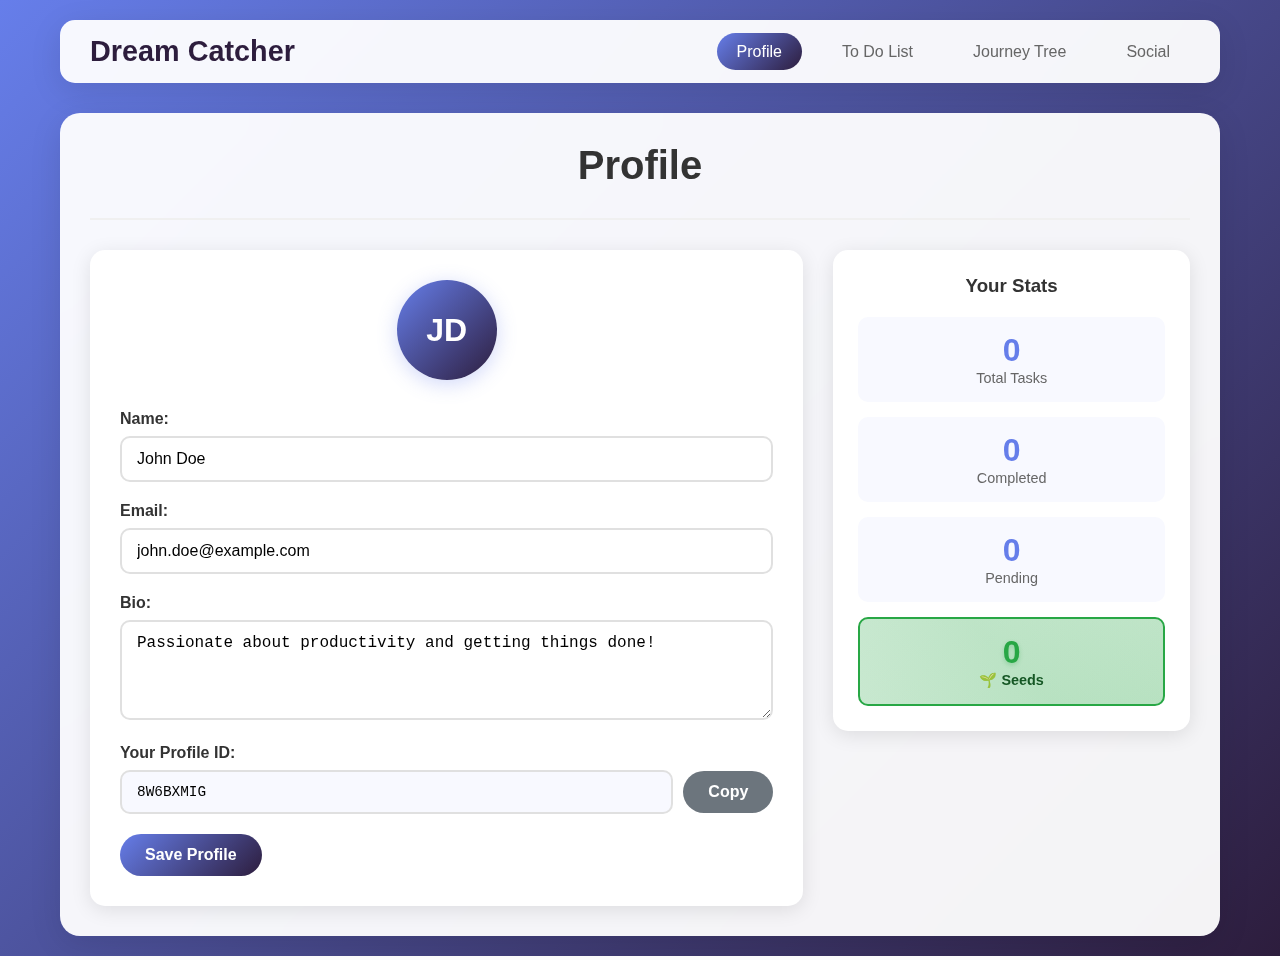
<file: todo/index.html>
<!DOCTYPE html>
<html lang="en">
<head>
    <meta charset="UTF-8">
    <meta name="viewport" content="width=device-width, initial-scale=1.0">
    <title>Dream Catcher</title>
    <link rel="stylesheet" href="styles.css">
</head>
<body>
    <div class="container">
        <!-- Navigation -->
        <nav class="navbar">
            <div class="nav-brand">
                <h1>Dream Catcher</h1>
            </div>
            <ul class="nav-links">
                <li><a href="#" onclick="showPage('profile')" class="nav-link active">Profile</a></li>
                <li><a href="#" onclick="showPage('todolist')" class="nav-link">To Do List</a></li>
                <li><a href="#" onclick="showPage('journey')" class="nav-link">Journey Tree</a></li>
                <li><a href="#" onclick="showPage('social')" class="nav-link">Social</a></li>
            </ul>
        </nav>

        <!-- Profile Page -->
        <div id="profile" class="page active">
            <div class="page-header">
                <h2>Profile</h2>
            </div>
            <div class="profile-content">
                <div class="profile-card">
                    <div class="profile-avatar">
                        <div class="avatar-circle">
                            <span id="avatar-initials">JD</span>
                        </div>
                    </div>
                    <div class="profile-info">
                        <div class="form-group">
                            <label for="username">Name:</label>
                            <input type="text" id="username" placeholder="Enter your name" value="John Doe">
                        </div>
                        <div class="form-group">
                            <label for="email">Email:</label>
                            <input type="email" id="email" placeholder="Enter your email" value="john.doe@example.com">
                        </div>
                        <div class="form-group">
                            <label for="bio">Bio:</label>
                            <textarea id="bio" placeholder="Tell us about yourself" rows="4">Passionate about productivity and getting things done!</textarea>
                        </div>
                        <div class="form-group">
                            <label for="profile-id">Your Profile ID:</label>
                            <div class="profile-id-container">
                                <input type="text" id="profile-id" readonly>
                                <button onclick="copyProfileId()" class="btn btn-secondary">Copy</button>
                            </div>
                        </div>
                        <button onclick="saveProfile()" class="btn btn-primary">Save Profile</button>
                    </div>
                </div>
                <div class="stats-card">
                    <h3>Your Stats</h3>
                    <div class="stats-grid">
                        <div class="stat-item">
                            <span class="stat-number" id="total-tasks">0</span>
                            <span class="stat-label">Total Tasks</span>
                        </div>
                        <div class="stat-item">
                            <span class="stat-number" id="completed-tasks">0</span>
                            <span class="stat-label">Completed</span>
                        </div>
                        <div class="stat-item">
                            <span class="stat-number" id="pending-tasks">0</span>
                            <span class="stat-label">Pending</span>
                        </div>
                        <div class="stat-item seeds-stat">
                            <span class="stat-number" id="seeds-count">0</span>
                            <span class="stat-label">🌱 Seeds</span>
                        </div>
                    </div>
                </div>
            </div>
        </div>

        <!-- Todo List Page -->
        <div id="todolist" class="page">
            <div class="page-header">
                <h2>To Do List</h2>
            </div>
            <div class="todo-content">
                <div class="add-task-section">
                    <div class="input-group">
                        <input type="text" id="new-task" placeholder="Add a new task..." required>
                        <select id="task-priority">
                            <option value="low">Low</option>
                            <option value="medium" selected>Medium</option>
                            <option value="high">High</option>
                        </select>
                        <button onclick="addTask()" class="btn btn-primary">Add Task</button>
                    </div>
                </div>
                
                <div class="filter-section">
                    <button class="filter-btn active" data-filter="all" onclick="filterTasks('all')">All</button>
                    <button class="filter-btn" data-filter="pending" onclick="filterTasks('pending')">Pending</button>
                    <button class="filter-btn" data-filter="completed" onclick="filterTasks('completed')">Completed</button>
                </div>
                
                <ul id="task-list" class="task-list"></ul>
                <div id="empty-state" class="empty-state" style="display: none;">
                    <p>No tasks found. Add a task to get started!</p>
                </div>
            </div>
        </div>

        <!-- Journey Tree Page -->
        <div id="journey" class="page">
            <div class="page-header">
                <h2>Journey Tree</h2>
                <p>Visualize your progress and achievements</p>
            </div>
            <div class="journey-content">
                <div class="tree-container">
                    <!-- Falling leaves for ambiance -->
                    <div class="falling-leaf"></div>
                    <div class="falling-leaf"></div>
                    <div class="falling-leaf"></div>
                    
                    <div class="tree-trunk">
                        <div class="growth-ring"></div>
                        <div class="growth-ring"></div>
                        <div class="growth-ring"></div>
                        <div class="growth-ring"></div>
                    </div>
                    <div class="tree-branches" id="tree-branches">
                        <!-- Branches will be dynamically generated based on completed tasks -->
                    </div>
                    <div class="tree-leaves" id="tree-leaves">
                        <!-- Leaves will represent completed tasks -->
                    </div>
                </div>
                <div class="journey-stats">
                    <div class="achievement-card">
                        <h3>Growth Milestones</h3>
                        <div class="milestone-list" id="milestone-list">
                            <div class="milestone">
                                <span class="milestone-icon">🌱</span>
                                <span class="milestone-text">First Task Completed</span>
                                <span class="milestone-status" id="milestone-1">Not Achieved</span>
                            </div>
                            <div class="milestone">
                                <span class="milestone-icon">🌿</span>
                                <span class="milestone-text">5 Tasks Completed</span>
                                <span class="milestone-status" id="milestone-5">Not Achieved</span>
                            </div>
                            <div class="milestone">
                                <span class="milestone-icon">🌳</span>
                                <span class="milestone-text">10 Tasks Completed</span>
                                <span class="milestone-status" id="milestone-10">Not Achieved</span>
                            </div>
                            <div class="milestone">
                                <span class="milestone-icon">🏆</span>
                                <span class="milestone-text">25 Tasks Completed</span>
                                <span class="milestone-status" id="milestone-25">Not Achieved</span>
                            </div>
                        </div>
                    </div>
                </div>
            </div>
        </div>

        <!-- Social Page -->
        <div id="social" class="page">
            <div class="page-header">
                <h2>Social</h2>
                <p>Connect with friends and share your journey</p>
            </div>
            <div class="social-content">
                <div class="social-main">
                    <div class="add-friend-section">
                        <h3>Add Friend</h3>
                        <div class="input-group">
                            <input type="text" id="friend-id-input" placeholder="Enter friend's Profile ID..." required>
                            <button onclick="addFriend()" class="btn btn-primary">Add Friend</button>
                        </div>
                    </div>
                    
                    <div class="friends-section">
                        <h3>Your Friends</h3>
                        <div id="friends-list" class="friends-list">
                            <!-- Friends will be dynamically loaded here -->
                        </div>
                        <div id="no-friends" class="empty-state" style="display: none;">
                            <p>No friends yet. Add some friends to get started!</p>
                        </div>
                    </div>
                </div>
                
                <div class="social-sidebar">
                    <div class="social-stats-card">
                        <h3>Social Stats</h3>
                        <div class="social-stats-grid">
                            <div class="stat-item">
                                <span class="stat-number" id="friends-count">0</span>
                                <span class="stat-label">👥 Friends</span>
                            </div>
                            <div class="stat-item">
                                <span class="stat-number" id="friend-requests">0</span>
                                <span class="stat-label">📨 Requests</span>
                            </div>
                        </div>
                    </div>
                    
                    <div class="recent-activity-card">
                        <h3>Recent Activity</h3>
                        <div id="activity-feed" class="activity-feed">
                            <div class="activity-item">
                                <span class="activity-icon">🎉</span>
                                <span class="activity-text">Welcome to Dream Catcher Social!</span>
                                <span class="activity-time">Just now</span>
                            </div>
                        </div>
                    </div>
                </div>
            </div>
        </div>
    </div>

    <script src="script.js"></script>
</body>
</html>
</file>
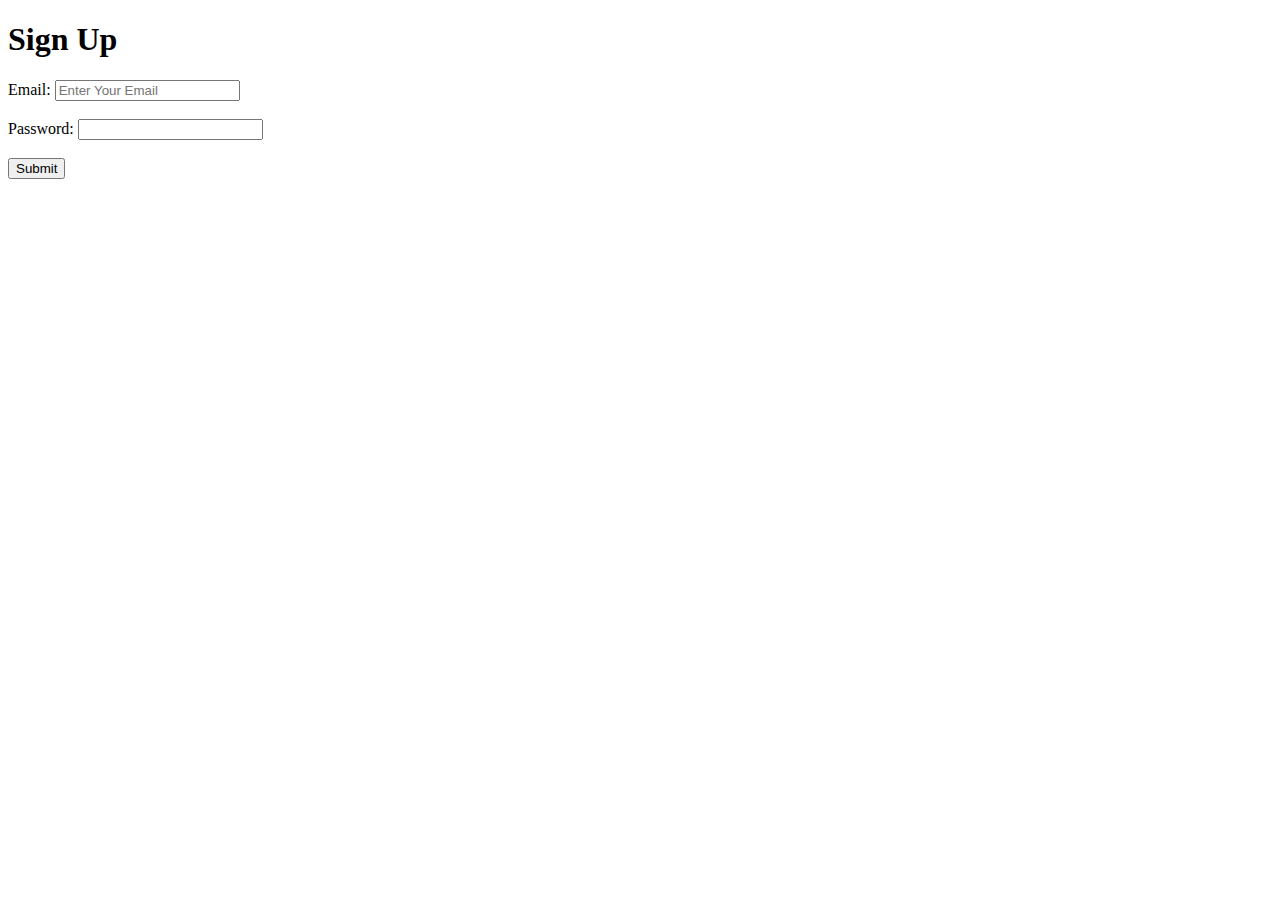
<file: Form.html>
<!DOCTYPE html>
<html lang="en">
<head>
  <meta charset="UTF-8">
  <meta name="viewport" content="width=device-width, initial-scale=1.0">
  <title>Sign Up</title>
</head>
<body>
  <h1>Sign Up</h1>
  <form id="myForm">
    <label for="email">Email:</label>
    <input type="email" id="email" name="email" required minlength = "3" maxlength = "50" placeholder="Enter Your Email">
    <br><br>
    <label for="Password">Password:</label>
    <input type="text" id="Password" Password="Password" required>
    <br><br>
    <button type="button" onclick="submitForm()">Submit</button>

  </form>

  <p id="output"></p>

  <script>
    function submitForm() {
      // Get values from the form
      const email = document.getElementById('email').value;
      const password = document.getElementById('Password').value;
  
      // Prepare the data to send to the server
      const formData = { email: email, password: password };
  
      // Send the data to the server using the fetch() API
      // REPLACE WITH SERVER!! ______________________________________________________________________________________
      fetch('https://example.com/submit', { 
        method: 'POST', // Use POST to securely send data
        headers: {
          'Content-Type': 'application/json' // Inform the server we're sending JSON
        },
        body: JSON.stringify(formData) // Convert the data object to a JSON string
      })
      .then(response => {
        if (!response.ok) {
          throw new Error(`HTTP error! status: ${response.status}`);
        }
        return response.json();
      })
      .then(data => {
        // Handle the server response
        document.getElementById('output').innerHTML = `Server Response: ${data.message}`;
      })
      .catch(error => {
        // Handle errors
        console.error('Error:', error);
        document.getElementById('output').innerHTML = `Error: ${error.message}`;
      });
  
      // Optionally reset the form
      document.getElementById('myForm').reset();
    }
  </script>
  
</body>
</html>
</file>
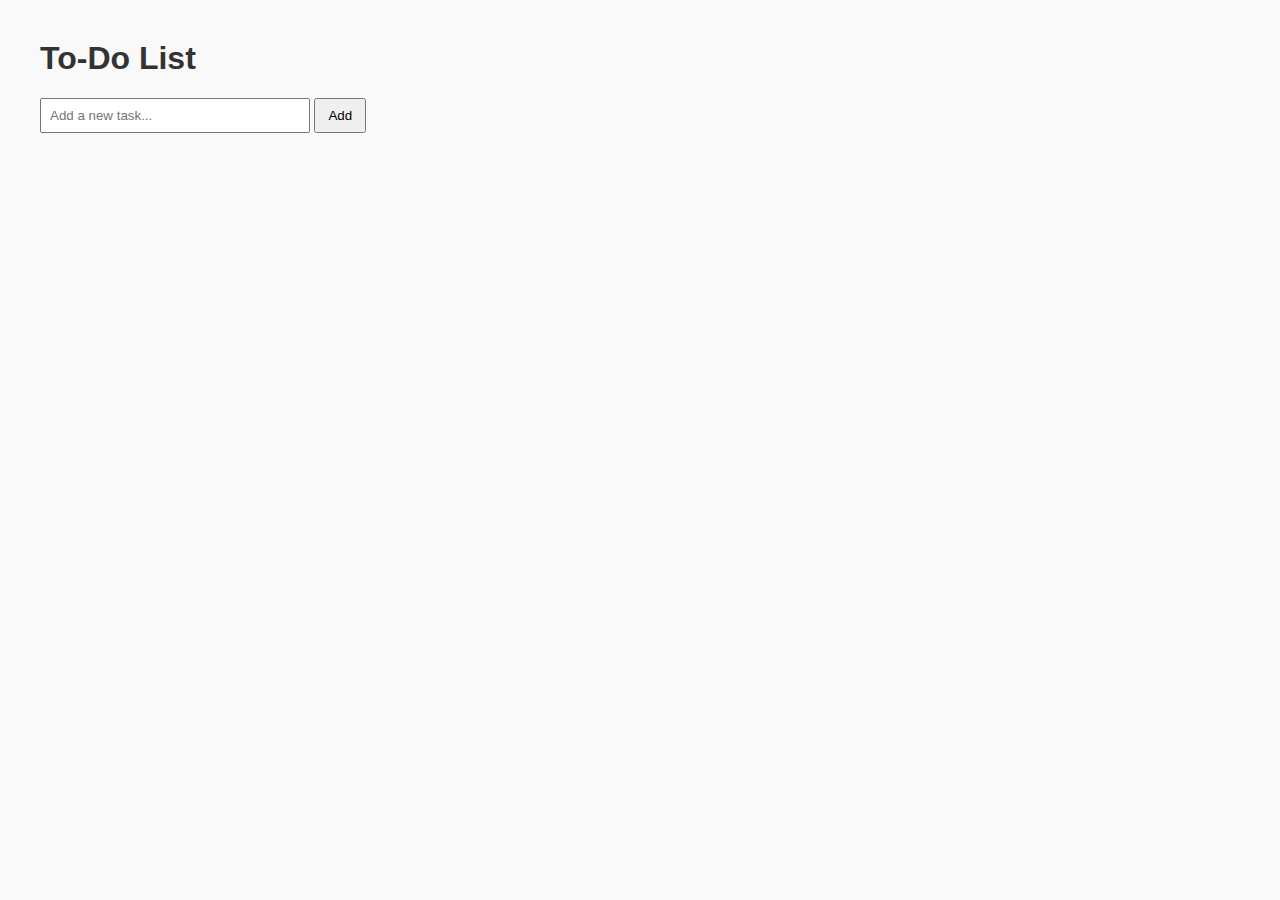
<file: todo/todo-list.html>
<!DOCTYPE html>
<html lang="en">
<head>
    <meta charset="UTF-8">
    <title>Simple To-Do List</title>
    <style>
        body { font-family: Arial, sans-serif; margin: 40px; background: #f9f9f9; }
        h1 { color: #333; }
        #todo-form { margin-bottom: 20px; }
        input[type="text"] { padding: 8px; width: 250px; }
        button { padding: 8px 12px; }
        ul { list-style: none; padding: 0; }
        li { background: #fff; margin-bottom: 8px; padding: 10px; border-radius: 4px; display: flex; align-items: center; }
        .check-btn { margin-left: auto; background: #2ecc40; color: #fff; border: none; padding: 6px 10px; border-radius: 3px; cursor: pointer; font-size: 16px; }
    </style>
</head>
<body>
    <h1>To-Do List</h1>
    <form id="todo-form">
        <input type="text" id="todo-input" placeholder="Add a new task..." required>
        <button type="submit">Add</button>
    </form>
    <ul id="Dream Catcher"></ul>
    <script>
        const form = document.getElementById('todo-form');
        const input = document.getElementById('todo-input');
        const list = document.getElementById('todo-list');

        form.addEventListener('submit', function(e) {
            e.preventDefault();
            const task = input.value.trim();
            if (task) {
                addTodo(task);
                input.value = '';
            }
        });

        function addTodo(task) {
            const li = document.createElement('li');
            li.textContent = task;

            const checkBtn = document.createElement('button');
            checkBtn.textContent = '✔';
            checkBtn.className = 'check-btn';
            checkBtn.addEventListener('click', function(e) {
                e.stopPropagation();
                li.remove();
            });

            li.appendChild(checkBtn);
            list.appendChild(li);
        }
    </script>
</body>
</html>
</file>
<file: todo/styles.css>
/* Reset and Base Styles */
* {
    margin: 0;
    padding: 0;
    box-sizing: border-box;
}

body {
    font-family: 'Segoe UI', Tahoma, Geneva, Verdana, sans-serif;
    background: linear-gradient(135deg, #667eea 0%, #2d1d3d 100%);
    min-height: 100vh;
    color: #333;
}

.container {
    max-width: 1200px;
    margin: 0 auto;
    padding: 20px;
}

/* Navigation Styles */
.navbar {
    background: rgba(255, 255, 255, 0.95);
    backdrop-filter: blur(10px);
    border-radius: 15px;
    padding: 15px 30px;
    margin-bottom: 30px;
    display: flex;
    justify-content: space-between;
    align-items: center;
    box-shadow: 0 8px 32px rgba(0, 0, 0, 0.1);
}

.nav-brand h1 {
    color: #2d1d3d;
    font-size: 1.8rem;
    font-weight: 700;
}

.nav-links {
    display: flex;
    list-style: none;
    gap: 20px;
}

.nav-link {
    text-decoration: none;
    color: #666;
    padding: 10px 20px;
    border-radius: 25px;
    transition: all 0.3s ease;
    font-weight: 500;
}

.nav-link:hover,
.nav-link.active {
    background: linear-gradient(135deg, #667eea, #2d1d3d);
    color: white;
    transform: translateY(-2px);
}

/* Page Styles */
.page {
    display: none;
    background: rgba(255, 255, 255, 0.95);
    backdrop-filter: blur(10px);
    border-radius: 20px;
    padding: 30px;
    box-shadow: 0 8px 32px rgba(0, 0, 0, 0.1);
    min-height: 600px;
}

.page.active {
    display: block;
    animation: fadeIn 0.5s ease-in;
}

@keyframes fadeIn {
    from { opacity: 0; transform: translateY(20px); }
    to { opacity: 1; transform: translateY(0); }
}

.page-header {
    text-align: center;
    margin-bottom: 30px;
    padding-bottom: 20px;
    border-bottom: 2px solid #f0f0f0;
}

.page-header h2 {
    color: #333;
    font-size: 2.5rem;
    margin-bottom: 10px;
}

.page-header p {
    color: #666;
    font-size: 1.1rem;
}

/* Profile Page Styles */
.profile-content {
    display: grid;
    grid-template-columns: 2fr 1fr;
    gap: 30px;
    align-items: start;
}

.profile-card {
    background: white;
    border-radius: 15px;
    padding: 30px;
    box-shadow: 0 4px 20px rgba(0, 0, 0, 0.1);
}

.profile-avatar {
    text-align: center;
    margin-bottom: 30px;
}

.avatar-circle {
    width: 100px;
    height: 100px;
    border-radius: 50%;
    background: linear-gradient(135deg, #667eea, #2d1d3d);
    display: flex;
    align-items: center;
    justify-content: center;
    margin: 0 auto;
    box-shadow: 0 4px 20px rgba(102, 126, 234, 0.3);
}

#avatar-initials {
    color: white;
    font-size: 2rem;
    font-weight: bold;
}

.form-group {
    margin-bottom: 20px;
}

.form-group label {
    display: block;
    margin-bottom: 8px;
    font-weight: 600;
    color: #333;
}

.form-group input,
.form-group textarea {
    width: 100%;
    padding: 12px 15px;
    border: 2px solid #e0e0e0;
    border-radius: 10px;
    font-size: 1rem;
    transition: border-color 0.3s ease;
}

.form-group input:focus,
.form-group textarea:focus {
    outline: none;
    border-color: #667eea;
}

.stats-card {
    background: white;
    border-radius: 15px;
    padding: 25px;
    box-shadow: 0 4px 20px rgba(0, 0, 0, 0.1);
}

.stats-card h3 {
    text-align: center;
    margin-bottom: 20px;
    color: #333;
}

.stats-grid {
    display: grid;
    gap: 15px;
}

.stat-item {
    text-align: center;
    padding: 15px;
    background: #f8f9ff;
    border-radius: 10px;
}

.stat-number {
    display: block;
    font-size: 2rem;
    font-weight: bold;
    color: #667eea;
}

.stat-label {
    color: #666;
    font-size: 0.9rem;
}

/* Seeds Currency Styling */
.seeds-stat {
    background: linear-gradient(135deg, #d4edda, #c3e6cb) !important;
    border: 2px solid #28a745;
    position: relative;
    overflow: hidden;
}

.seeds-stat::before {
    content: '';
    position: absolute;
    top: -50%;
    left: -50%;
    width: 200%;
    height: 200%;
    background: linear-gradient(45deg, transparent, rgba(40, 167, 69, 0.1), transparent);
    animation: seedsShimmer 3s ease-in-out infinite;
}

@keyframes seedsShimmer {
    0% { transform: translateX(-100%) translateY(-100%) rotate(45deg); }
    50% { transform: translateX(0%) translateY(0%) rotate(45deg); }
    100% { transform: translateX(100%) translateY(100%) rotate(45deg); }
}

.seeds-stat .stat-number {
    color: #28a745 !important;
    text-shadow: 0 2px 4px rgba(40, 167, 69, 0.3);
    position: relative;
    z-index: 1;
}

.seeds-stat .stat-label {
    color: #155724 !important;
    font-weight: 600;
    position: relative;
    z-index: 1;
}

/* Button Styles */
.btn {
    padding: 12px 25px;
    border: none;
    border-radius: 25px;
    font-size: 1rem;
    font-weight: 600;
    cursor: pointer;
    transition: all 0.3s ease;
    text-decoration: none;
    display: inline-block;
}

.btn-primary {
    background: linear-gradient(135deg, #667eea, #2d1d3d);
    color: white;
}

.btn-primary:hover {
    transform: translateY(-2px);
    box-shadow: 0 8px 25px rgba(102, 126, 234, 0.3);
}

/* Todo List Styles */
.add-task-section {
    margin-bottom: 30px;
}

.input-group {
    display: flex;
    gap: 15px;
    align-items: center;
}

#new-task {
    flex: 1;
    padding: 15px 20px;
    border: 2px solid #e0e0e0;
    border-radius: 25px;
    font-size: 1rem;
    transition: border-color 0.3s ease;
}

#new-task:focus {
    outline: none;
    border-color: #667eea;
}

#task-priority {
    padding: 15px 20px;
    border: 2px solid #e0e0e0;
    border-radius: 25px;
    font-size: 1rem;
    background: white;
    cursor: pointer;
}

.filter-section {
    display: flex;
    gap: 10px;
    margin-bottom: 30px;
    justify-content: center;
}

.filter-btn {
    padding: 10px 20px;
    border: 2px solid #e0e0e0;
    background: white;
    border-radius: 20px;
    cursor: pointer;
    transition: all 0.3s ease;
    font-weight: 500;
}

.filter-btn.active,
.filter-btn:hover {
    background: linear-gradient(135deg, #667eea, #2d1d3d);
    color: white;
    border-color: transparent;
}

.task-list {
    list-style: none;
    max-height: 400px;
    overflow-y: auto;
}

.task-item {
    background: white;
    margin-bottom: 15px;
    padding: 20px;
    border-radius: 15px;
    box-shadow: 0 4px 15px rgba(0, 0, 0, 0.1);
    display: flex;
    align-items: center;
    gap: 15px;
    transition: all 0.3s ease;
}

.task-item:hover {
    transform: translateY(-2px);
    box-shadow: 0 8px 25px rgba(0, 0, 0, 0.15);
}

.task-item.completed {
    opacity: 0.7;
    background: #f8f9ff;
}

.task-item.completed .task-text {
    text-decoration: line-through;
    color: #999;
}

.task-checkbox {
    width: 20px;
    height: 20px;
    cursor: pointer;
}

.task-text {
    flex: 1;
    font-size: 1.1rem;
    color: #333;
}

.task-priority {
    padding: 5px 12px;
    border-radius: 15px;
    font-size: 0.8rem;
    font-weight: 600;
    text-transform: uppercase;
}

.priority-high {
    background: #ffe6e6;
    color: #d63031;
}

.priority-medium {
    background: #fff3cd;
    color: #856404;
}

.priority-low {
    background: #d4edda;
    color: #155724;
}

.task-delete {
    background: #ff6b6b;
    color: white;
    border: none;
    padding: 8px 12px;
    border-radius: 10px;
    cursor: pointer;
    transition: background 0.3s ease;
}

.task-delete:hover {
    background: #ff5252;
}

.empty-state {
    text-align: center;
    padding: 60px 20px;
    color: #999;
    font-size: 1.2rem;
}

/* Journey Tree Styles */
.journey-content {
    display: grid;
    grid-template-columns: 2fr 1fr;
    gap: 30px;
    align-items: start;
}

.tree-container {
    position: relative;
    height: 500px;
    background: linear-gradient(to bottom, 
        #87CEEB 0%, 
        #B0E0E6 30%, 
        #98FB98 70%, 
        #90EE90 85%, 
        #228B22 100%);
    border-radius: 20px;
    overflow: hidden;
    display: flex;
    flex-direction: column;
    justify-content: flex-end;
    align-items: center;
    padding: 20px;
    box-shadow: inset 0 0 50px rgba(0, 0, 0, 0.1);
}

/* Add grass at the bottom */
.tree-container::before {
    content: '';
    position: absolute;
    bottom: 0;
    left: 0;
    right: 0;
    height: 40px;
    background: linear-gradient(to top, #228B22, #32CD32);
    background-image: 
        radial-gradient(circle at 10% 50%, #2E8B57 2px, transparent 2px),
        radial-gradient(circle at 30% 60%, #2E8B57 1px, transparent 1px),
        radial-gradient(circle at 50% 40%, #2E8B57 1.5px, transparent 1.5px),
        radial-gradient(circle at 70% 55%, #2E8B57 1px, transparent 1px),
        radial-gradient(circle at 90% 45%, #2E8B57 2px, transparent 2px);
}

/* Add floating clouds */
.tree-container::after {
    content: '';
    position: absolute;
    top: 20px;
    left: 20px;
    width: 60px;
    height: 20px;
    background: rgba(255, 255, 255, 0.8);
    border-radius: 50px;
    box-shadow: 
        80px 10px 0 -5px rgba(255, 255, 255, 0.6),
        160px -5px 0 -8px rgba(255, 255, 255, 0.4);
    animation: cloudFloat 20s ease-in-out infinite;
}

@keyframes cloudFloat {
    0%, 100% { transform: translateX(0); }
    50% { transform: translateX(20px); }
}

.tree-trunk {
    width: 50px;
    height: 180px;
    background: linear-gradient(to right, 
        #654321 0%, 
        #8B4513 20%, 
        #A0522D 40%, 
        #8B4513 60%, 
        #654321 80%, 
        #5D4037 100%);
    border-radius: 25px 25px 8px 8px;
    position: relative;
    box-shadow: 
        inset -8px 0 15px rgba(0, 0, 0, 0.4),
        inset 8px 0 15px rgba(139, 69, 19, 0.3),
        0 0 20px rgba(0, 0, 0, 0.3);
    z-index: 2;
}

/* Add bark texture */
.tree-trunk::before {
    content: '';
    position: absolute;
    top: 0;
    left: 0;
    right: 0;
    bottom: 0;
    background-image: 
        linear-gradient(90deg, transparent 48%, rgba(0, 0, 0, 0.1) 49%, rgba(0, 0, 0, 0.1) 51%, transparent 52%),
        linear-gradient(0deg, transparent 48%, rgba(0, 0, 0, 0.05) 49%, rgba(0, 0, 0, 0.05) 51%, transparent 52%);
    background-size: 8px 8px, 12px 16px;
    border-radius: 25px 25px 8px 8px;
}

/* Multiple growth rings */
.growth-ring {
    position: absolute;
    left: 50%;
    transform: translateX(-50%);
    background: #5D4037;
    border-radius: 2px;
    box-shadow: 0 1px 2px rgba(0, 0, 0, 0.3);
}

.growth-ring:nth-child(1) {
    top: 30px;
    width: 35px;
    height: 2px;
}

.growth-ring:nth-child(2) {
    top: 60px;
    width: 32px;
    height: 2px;
}

.growth-ring:nth-child(3) {
    top: 90px;
    width: 38px;
    height: 2px;
}

.growth-ring:nth-child(4) {
    top: 120px;
    width: 30px;
    height: 2px;
}

.tree-branches {
    position: absolute;
    bottom: 220px;
    left: 50%;
    transform: translateX(-50%);
    z-index: 3;
}

.branch {
    position: absolute;
    background: linear-gradient(to right, #654321, #8B4513, #654321);
    border-radius: 15px;
    transform-origin: bottom center;
    box-shadow: 
        inset -2px 0 4px rgba(0, 0, 0, 0.3),
        0 2px 4px rgba(0, 0, 0, 0.2);
}

/* Add small twigs to branches */
.branch::after {
    content: '';
    position: absolute;
    top: 20%;
    right: -8px;
    width: 15px;
    height: 2px;
    background: #654321;
    border-radius: 2px;
    transform: rotate(25deg);
    box-shadow: 
        -10px 8px 0 -1px #654321,
        -5px -6px 0 -1px #654321;
}

.tree-leaves {
    position: absolute;
    bottom: 200px;
    left: 50%;
    transform: translateX(-50%);
    z-index: 4;
}

.leaf {
    position: absolute;
    width: 16px;
    height: 24px;
    background: linear-gradient(135deg, #228B22 0%, #32CD32 50%, #90EE90 100%);
    border-radius: 50% 0 50% 50%;
    transform-origin: bottom center;
    animation: leafSway 4s ease-in-out infinite;
    box-shadow: 
        inset -2px -2px 4px rgba(0, 0, 0, 0.1),
        0 1px 2px rgba(0, 0, 0, 0.2);
}

/* Leaf variations */
.leaf:nth-child(2n) {
    background: linear-gradient(135deg, #2E8B57 0%, #3CB371 50%, #98FB98 100%);
    animation-delay: -1s;
}

.leaf:nth-child(3n) {
    background: linear-gradient(135deg, #006400 0%, #228B22 50%, #32CD32 100%);
    animation-delay: -2s;
    transform: scale(0.8);
}

.leaf:nth-child(4n) {
    background: linear-gradient(135deg, #1E90FF 0%, #32CD32 50%, #ADFF2F 100%);
    animation-delay: -0.5s;
    transform: scale(1.1);
}

/* Add leaf veins */
.leaf::before {
    content: '';
    position: absolute;
    top: 2px;
    left: 50%;
    width: 1px;
    height: 80%;
    background: rgba(0, 0, 0, 0.2);
    transform: translateX(-50%);
}

.leaf::after {
    content: '';
    position: absolute;
    top: 40%;
    left: 50%;
    width: 60%;
    height: 1px;
    background: rgba(0, 0, 0, 0.1);
    transform: translateX(-50%) rotate(-30deg);
    box-shadow: 0 4px 0 rgba(0, 0, 0, 0.1);
}

@keyframes leafSway {
    0%, 100% { 
        transform: rotate(0deg) translateX(0) scale(1); 
    }
    25% { 
        transform: rotate(2deg) translateX(2px) scale(1.02); 
    }
    50% { 
        transform: rotate(-1deg) translateX(-1px) scale(0.98); 
    }
    75% { 
        transform: rotate(1deg) translateX(1px) scale(1.01); 
    }
}

/* Add seasonal leaf falling animation */
@keyframes leafFall {
    0% {
        transform: translateY(0) rotate(0deg);
        opacity: 1;
    }
    100% {
        transform: translateY(100px) rotate(180deg);
        opacity: 0;
    }
}

/* Occasionally falling leaves */
.tree-container .falling-leaf {
    position: absolute;
    width: 12px;
    height: 16px;
    background: linear-gradient(135deg, #DAA520 0%, #FF8C00 50%, #CD853F 100%);
    border-radius: 50% 0 50% 50%;
    animation: leafFall 3s ease-in infinite;
    pointer-events: none;
    z-index: 1;
}

.falling-leaf:nth-child(1) {
    top: 150px;
    left: 30%;
    animation-delay: 0s;
}

.falling-leaf:nth-child(2) {
    top: 120px;
    left: 70%;
    animation-delay: 1s;
}

.falling-leaf:nth-child(3) {
    top: 180px;
    left: 50%;
    animation-delay: 2s;
}

.achievement-card {
    background: white;
    border-radius: 15px;
    padding: 25px;
    box-shadow: 0 4px 20px rgba(0, 0, 0, 0.1);
}

.achievement-card h3 {
    text-align: center;
    margin-bottom: 20px;
    color: #333;
}

.milestone {
    display: flex;
    align-items: center;
    gap: 15px;
    padding: 15px;
    margin-bottom: 10px;
    background: #f8f9ff;
    border-radius: 10px;
    transition: all 0.3s ease;
}

.milestone.achieved {
    background: linear-gradient(135deg, #d4edda, #c3e6cb);
    border-left: 4px solid #28a745;
}

.milestone-icon {
    font-size: 1.5rem;
}

.milestone-text {
    flex: 1;
    font-weight: 500;
}

.milestone-status {
    font-size: 0.9rem;
    font-weight: 600;
    padding: 5px 10px;
    border-radius: 15px;
    background: #e9ecef;
    color: #6c757d;
}

.milestone-status.achieved {
    background: #28a745;
    color: white;
}

/* Social Page Styles */
.social-content {
    display: grid;
    grid-template-columns: 2fr 1fr;
    gap: 30px;
    align-items: start;
}

.social-main {
    display: flex;
    flex-direction: column;
    gap: 30px;
}

.add-friend-section {
    background: white;
    border-radius: 15px;
    padding: 25px;
    box-shadow: 0 4px 20px rgba(0, 0, 0, 0.1);
}

.add-friend-section h3 {
    margin-bottom: 20px;
    color: #333;
}

.friends-section {
    background: white;
    border-radius: 15px;
    padding: 25px;
    box-shadow: 0 4px 20px rgba(0, 0, 0, 0.1);
}

.friends-section h3 {
    margin-bottom: 20px;
    color: #333;
}

.friends-list {
    display: flex;
    flex-direction: column;
    gap: 15px;
    max-height: 400px;
    overflow-y: auto;
}

.friend-item {
    display: flex;
    align-items: center;
    gap: 15px;
    padding: 15px;
    background: #f8f9ff;
    border-radius: 10px;
    transition: all 0.3s ease;
}

.friend-item:hover {
    background: #e8f0ff;
    transform: translateY(-2px);
}

.friend-avatar {
    width: 50px;
    height: 50px;
    border-radius: 50%;
    background: linear-gradient(135deg, #667eea, #2d1d3d);
    display: flex;
    align-items: center;
    justify-content: center;
    color: white;
    font-weight: bold;
    font-size: 1.2rem;
}

.friend-info {
    flex: 1;
}

.friend-name {
    font-weight: 600;
    color: #333;
    margin-bottom: 5px;
}

.friend-status {
    font-size: 0.9rem;
    color: #666;
}

.friend-stats {
    display: flex;
    gap: 15px;
    font-size: 0.8rem;
    color: #888;
}

.friend-actions {
    display: flex;
    gap: 10px;
}

.btn-small {
    padding: 6px 12px;
    font-size: 0.8rem;
    border-radius: 15px;
}

.btn-secondary {
    background: #6c757d;
    color: white;
}

.btn-secondary:hover {
    background: #5a6268;
    transform: translateY(-1px);
}

.btn-danger {
    background: #dc3545;
    color: white;
}

.btn-danger:hover {
    background: #c82333;
    transform: translateY(-1px);
}

.social-sidebar {
    display: flex;
    flex-direction: column;
    gap: 20px;
}

.social-stats-card {
    background: white;
    border-radius: 15px;
    padding: 25px;
    box-shadow: 0 4px 20px rgba(0, 0, 0, 0.1);
}

.social-stats-card h3 {
    text-align: center;
    margin-bottom: 20px;
    color: #333;
}

.social-stats-grid {
    display: grid;
    gap: 15px;
}

.recent-activity-card {
    background: white;
    border-radius: 15px;
    padding: 25px;
    box-shadow: 0 4px 20px rgba(0, 0, 0, 0.1);
}

.recent-activity-card h3 {
    margin-bottom: 20px;
    color: #333;
}

.activity-feed {
    display: flex;
    flex-direction: column;
    gap: 15px;
    max-height: 300px;
    overflow-y: auto;
}

.activity-item {
    display: flex;
    align-items: flex-start;
    gap: 10px;
    padding: 12px;
    background: #f8f9ff;
    border-radius: 8px;
}

.activity-icon {
    font-size: 1.2rem;
    margin-top: 2px;
}

.activity-text {
    flex: 1;
    font-size: 0.9rem;
    color: #333;
    line-height: 1.4;
}

.activity-time {
    font-size: 0.8rem;
    color: #888;
    white-space: nowrap;
}

.profile-id-container {
    display: flex;
    gap: 10px;
    align-items: center;
}

.profile-id-container input {
    flex: 1;
    background: #f8f9ff;
    font-family: monospace;
    font-size: 0.9rem;
}

/* Online status indicators */
.friend-status.online {
    color: #28a745;
}

.friend-status.offline {
    color: #6c757d;
}

.friend-status::before {
    content: '●';
    margin-right: 5px;
}

.friend-status.online::before {
    color: #28a745;
}

.friend-status.offline::before {
    color: #6c757d;
}

/* Responsive Design */
@media (max-width: 768px) {
    .container {
        padding: 10px;
    }
    
    .navbar {
        flex-direction: column;
        gap: 15px;
        padding: 20px;
    }
    
    .nav-links {
        flex-wrap: wrap;
        justify-content: center;
    }
    
    .profile-content,
    .journey-content {
        grid-template-columns: 1fr;
    }
    
    .input-group {
        flex-direction: column;
    }
    
    .filter-section {
        flex-wrap: wrap;
    }
    
    .page {
        padding: 20px;
    }
}
</file>
